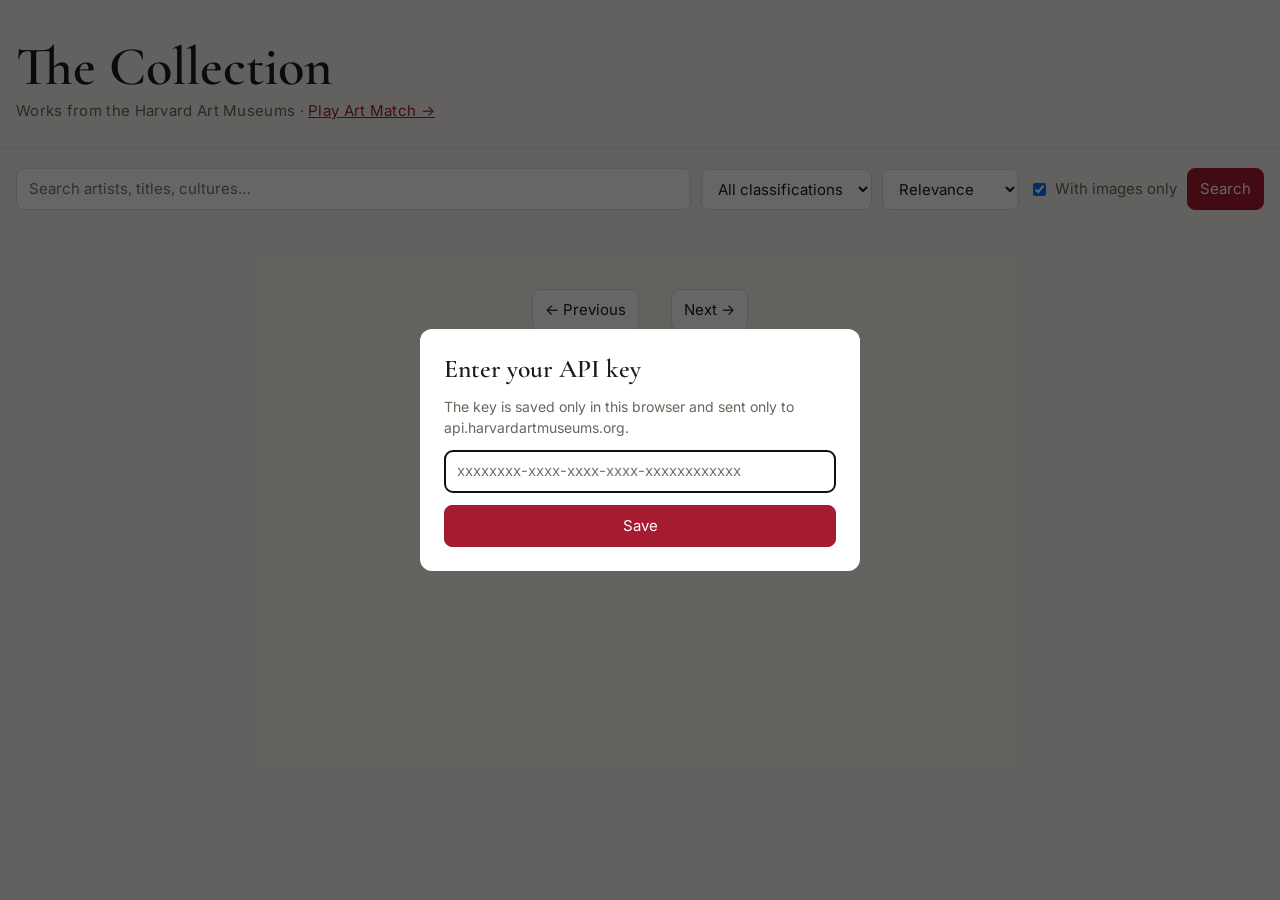
<file: index.html>
<!doctype html>
<html lang="en">
<head>
  <meta charset="utf-8">
  <meta name="viewport" content="width=device-width, initial-scale=1">
  <title>Harvard Art Museums Collection</title>
  <link rel="preconnect" href="https://fonts.googleapis.com">
  <link href="https://fonts.googleapis.com/css2?family=Cormorant+Garamond:wght@500;600&family=Inter:wght@400;500;600&display=swap" rel="stylesheet">
  <link rel="stylesheet" href="style.css">
</head>
<body>
  <header class="site-header">
    <div class="wrap">
      <h1>The Collection</h1>
      <p class="subtitle">Works from the Harvard Art Museums · <a href="game.html" style="color:var(--accent)">Play Art Match →</a></p>
    </div>
  </header>

  <section class="controls wrap">
    <form id="search-form">
      <input id="keyword" type="search" placeholder="Search artists, titles, cultures…" aria-label="Search">
      <select id="classification" aria-label="Classification">
        <option value="">All classifications</option>
      </select>
      <select id="sort" aria-label="Sort">
        <option value="rank">Relevance</option>
        <option value="totalpageviews:desc">Most viewed</option>
        <option value="datebegin:asc">Oldest first</option>
        <option value="datebegin:desc">Newest first</option>
        <option value="title:asc">Title A–Z</option>
        <option value="random">Random</option>
      </select>
      <label class="check"><input id="hasimage" type="checkbox" checked> With images only</label>
      <button type="submit">Search</button>
    </form>
    <p id="status" class="status" aria-live="polite"></p>
  </section>

  <main class="wrap">
    <div id="grid" class="grid"></div>
    <nav class="pager">
      <button id="prev" type="button">← Previous</button>
      <span id="page-info"></span>
      <button id="next" type="button">Next →</button>
    </nav>
  </main>

  <dialog id="detail">
    <button class="close" type="button" aria-label="Close">×</button>
    <div id="detail-body"></div>
  </dialog>

  <dialog id="key-dialog">
    <form method="dialog" id="key-form">
      <h2>Enter your API key</h2>
      <p>The key is saved only in this browser and sent only to api.harvardartmuseums.org.</p>
      <input id="key-input" type="text" autocomplete="off" required placeholder="xxxxxxxx-xxxx-xxxx-xxxx-xxxxxxxxxxxx">
      <button type="submit">Save</button>
    </form>
  </dialog>

  <script src="config.js"></script>
  <script src="app.js"></script>
</body>
</html>
</file>
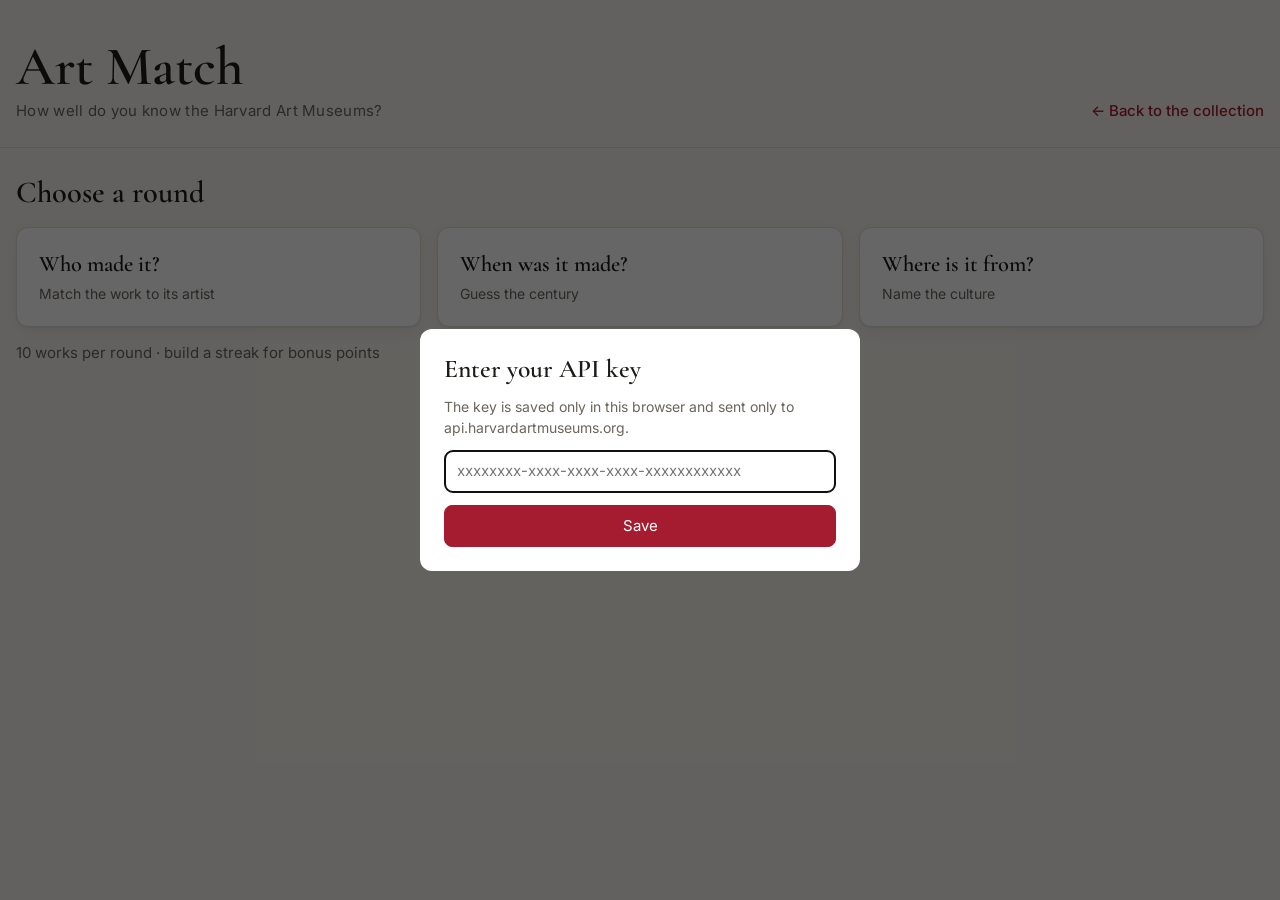
<file: game.html>
<!doctype html>
<html lang="en">
<head>
  <meta charset="utf-8">
  <meta name="viewport" content="width=device-width, initial-scale=1">
  <title>Art Match</title>
  <link rel="preconnect" href="https://fonts.googleapis.com">
  <link href="https://fonts.googleapis.com/css2?family=Cormorant+Garamond:wght@500;600&family=Inter:wght@400;500;600&display=swap" rel="stylesheet">
  <link rel="stylesheet" href="style.css">
  <link rel="stylesheet" href="game.css">
</head>
<body>
  <header class="site-header">
    <div class="wrap header-row">
      <div>
        <h1>Art Match</h1>
        <p class="subtitle">How well do you know the Harvard Art Museums?</p>
      </div>
      <a class="nav-link" href="index.html">← Back to the collection</a>
    </div>
  </header>

  <main class="wrap game">
    <section id="start" class="panel">
      <h2>Choose a round</h2>
      <div class="modes">
        <button class="mode" data-mode="artist"><strong>Who made it?</strong><span>Match the work to its artist</span></button>
        <button class="mode" data-mode="century"><strong>When was it made?</strong><span>Guess the century</span></button>
        <button class="mode" data-mode="culture"><strong>Where is it from?</strong><span>Name the culture</span></button>
      </div>
      <p class="hint">10 works per round · build a streak for bonus points</p>
    </section>

    <section id="play" class="panel" hidden>
      <div class="scorebar">
        <span id="round"></span>
        <span id="streak"></span>
        <span id="score"></span>
      </div>
      <div class="play-layout">
        <figure class="artwork">
          <div class="art-frame">
            <img id="art-img" alt="">
            <div id="art-masks" aria-hidden="true"></div>
          </div>
          <figcaption id="art-caption"></figcaption>
        </figure>
        <div class="question">
          <h2 id="prompt"></h2>
          <div id="choices" class="choices"></div>
          <p id="feedback" class="feedback" aria-live="polite"></p>
          <button id="next-btn" class="primary" type="button" hidden>Next work →</button>
        </div>
      </div>
    </section>

    <section id="end" class="panel" hidden>
      <h2 id="final-score"></h2>
      <p id="final-msg"></p>
      <div id="recap" class="recap"></div>
      <button id="again" class="primary" type="button">Play again</button>
    </section>

    <p id="status" class="status"></p>
  </main>

  <dialog id="key-dialog">
    <form method="dialog" id="key-form">
      <h2>Enter your API key</h2>
      <p>The key is saved only in this browser and sent only to api.harvardartmuseums.org.</p>
      <input id="key-input" type="text" autocomplete="off" required placeholder="xxxxxxxx-xxxx-xxxx-xxxx-xxxxxxxxxxxx">
      <button type="submit">Save</button>
    </form>
  </dialog>

  <script src="config.js"></script>
  <script src="game.js"></script>
</body>
</html>
</file>
<file: style.css>
:root {
  --bg: #f7f4ee;
  --surface: #ffffff;
  --text: #1d1b18;
  --muted: #6b655c;
  --line: #e2ddd3;
  --accent: #a51c30; /* Harvard crimson */
  --shadow: 0 1px 2px rgba(0,0,0,.06), 0 4px 16px rgba(0,0,0,.06);
}
@media (prefers-color-scheme: dark) {
  :root {
    --bg: #151412;
    --surface: #1f1d1a;
    --text: #ece8e1;
    --muted: #a39d93;
    --line: #34312c;
    --accent: #e0566a;
    --shadow: 0 1px 2px rgba(0,0,0,.4);
  }
}

* { box-sizing: border-box; }
body {
  margin: 0;
  background: var(--bg);
  color: var(--text);
  font: 15px/1.5 Inter, system-ui, sans-serif;
}
.wrap { max-width: 1280px; margin: 0 auto; padding: 0 16px; }

.site-header { border-bottom: 1px solid var(--line); padding: 40px 0 24px; }
.site-header h1 {
  font: 600 clamp(2.2rem, 5vw, 3.4rem)/1 "Cormorant Garamond", Georgia, serif;
  margin: 0;
}
.subtitle { color: var(--muted); margin: 6px 0 0; letter-spacing: .02em; }

.controls { padding-top: 20px; }
#search-form { display: flex; flex-wrap: wrap; gap: 10px; align-items: center; }
#search-form input[type=search] { flex: 1 1 260px; }
input, select, button {
  font: inherit; color: inherit;
  background: var(--surface);
  border: 1px solid var(--line);
  border-radius: 8px;
  padding: 9px 12px;
}
button { cursor: pointer; }
button[type=submit], #key-form button { background: var(--accent); color: #fff; border-color: var(--accent); }
button:disabled { opacity: .4; cursor: default; }
.check { display: flex; gap: 6px; align-items: center; color: var(--muted); }
.check input { padding: 0; }
.status { color: var(--muted); min-height: 1.5em; margin: 12px 0; }

.grid {
  display: grid;
  grid-template-columns: repeat(auto-fill, minmax(220px, 1fr));
  gap: 20px;
}
.card {
  background: var(--surface);
  border-radius: 10px;
  overflow: hidden;
  box-shadow: var(--shadow);
  cursor: pointer;
  display: flex; flex-direction: column;
  transition: transform .15s ease;
  border: 0; padding: 0; text-align: left;
}
.card:hover, .card:focus-visible { transform: translateY(-3px); }
.card .thumb {
  aspect-ratio: 1;
  background: var(--line);
  display: grid; place-items: center;
  color: var(--muted); font-size: 13px;
}
.card img { width: 100%; height: 100%; object-fit: cover; display: block; }
.card .meta { padding: 12px 14px 14px; }
.card h3 {
  font: 600 1.15rem/1.2 "Cormorant Garamond", Georgia, serif;
  margin: 0 0 4px;
  display: -webkit-box; -webkit-line-clamp: 2; -webkit-box-orient: vertical; overflow: hidden;
}
.card p { margin: 0; color: var(--muted); font-size: 13px; }

.pager { display: flex; justify-content: center; align-items: center; gap: 16px; padding: 32px 0 48px; }
#page-info { color: var(--muted); }

dialog {
  border: 0; border-radius: 12px; padding: 0;
  background: var(--surface); color: var(--text);
  max-width: min(1000px, calc(100vw - 32px));
  width: 100%;
}
dialog::backdrop { background: rgba(0,0,0,.6); }
#detail .close {
  position: absolute; top: 10px; right: 10px; z-index: 1;
  width: 36px; height: 36px; padding: 0; border-radius: 50%; font-size: 20px;
}
.detail-layout { display: grid; grid-template-columns: 1.2fr 1fr; }
.detail-layout .img { background: #000; display: grid; place-items: center; min-height: 300px; }
.detail-layout .img img { max-width: 100%; max-height: 80vh; display: block; }
.detail-layout .info { padding: 28px; overflow: auto; max-height: 80vh; }
.info h2 { font: 600 1.8rem/1.15 "Cormorant Garamond", Georgia, serif; margin: 0 0 6px; }
.info .artist { color: var(--accent); margin: 0 0 16px; }
.info dl { display: grid; grid-template-columns: auto 1fr; gap: 6px 14px; margin: 0 0 16px; font-size: 14px; }
.info dt { color: var(--muted); }
.info dd { margin: 0; }
.info a { color: var(--accent); }
@media (max-width: 720px) {
  .detail-layout { grid-template-columns: 1fr; }
  .detail-layout .info { max-height: none; }
}

#key-dialog { max-width: 440px; }
#key-form { padding: 24px; display: grid; gap: 12px; }
#key-form h2 { margin: 0; font: 600 1.6rem "Cormorant Garamond", Georgia, serif; }
#key-form p { margin: 0; color: var(--muted); font-size: 14px; }
</file>
<file: game.css>
.header-row { display: flex; justify-content: space-between; align-items: end; gap: 16px; flex-wrap: wrap; }
.nav-link { color: var(--accent); text-decoration: none; font-weight: 500; }

.game { padding-top: 28px; padding-bottom: 48px; }
.panel h2 { font: 600 1.9rem/1.15 "Cormorant Garamond", Georgia, serif; margin: 0 0 16px; }
.hint { color: var(--muted); }

.modes { display: grid; grid-template-columns: repeat(auto-fit, minmax(220px, 1fr)); gap: 16px; }
.mode {
  display: grid; gap: 6px; text-align: left;
  padding: 22px; border-radius: 12px; box-shadow: var(--shadow);
  transition: transform .15s ease, border-color .15s ease;
}
.mode:hover { transform: translateY(-3px); border-color: var(--accent); }
.mode strong { font: 600 1.4rem "Cormorant Garamond", Georgia, serif; }
.mode span { color: var(--muted); font-size: 14px; }

.scorebar {
  display: flex; justify-content: space-between; gap: 12px; flex-wrap: wrap;
  padding: 10px 14px; margin-bottom: 20px;
  background: var(--surface); border-radius: 10px; box-shadow: var(--shadow);
  font-weight: 500;
}
#streak { color: var(--accent); }

.play-layout { display: grid; grid-template-columns: 1.3fr 1fr; gap: 28px; align-items: start; }
@media (max-width: 760px) { .play-layout { grid-template-columns: 1fr; } }
.artwork { margin: 0; background: #000; border-radius: 12px; overflow: hidden; display: grid; place-items: center; min-height: 320px; }
.artwork img { max-width: 100%; max-height: 70vh; display: block; }
.art-frame { position: relative; display: inline-block; }
.art-frame.loading { visibility: hidden; }
#art-masks span {
  position: absolute;
  background: rgba(40, 36, 32, .85);
  backdrop-filter: blur(10px);
  -webkit-backdrop-filter: blur(10px);
  border-radius: 3px;
  transition: opacity .4s ease;
}
#art-masks.revealed span { opacity: 0; }
.artwork figcaption { color: #ddd; padding: 10px 14px; font-size: 14px; width: 100%; background: #111; }
.artwork figcaption:empty { display: none; }

.choices { display: grid; gap: 10px; }
.choice { text-align: left; padding: 14px 16px; font-weight: 500; transition: background .15s ease; }
.choice:not(:disabled):hover { border-color: var(--accent); }
.choice.correct { background: #2e7d4f; border-color: #2e7d4f; color: #fff; opacity: 1; }
.choice.wrong { background: var(--accent); border-color: var(--accent); color: #fff; opacity: 1; }
.feedback { min-height: 1.5em; font-weight: 500; }
.primary { background: var(--accent); color: #fff; border-color: var(--accent); padding: 11px 18px; }

.recap { display: grid; grid-template-columns: repeat(auto-fill, minmax(120px, 1fr)); gap: 10px; margin: 20px 0; }
.recap a { position: relative; display: block; aspect-ratio: 1; border-radius: 8px; overflow: hidden; }
.recap img { width: 100%; height: 100%; object-fit: cover; }
.recap .mark {
  position: absolute; top: 6px; right: 6px; width: 24px; height: 24px; border-radius: 50%;
  display: grid; place-items: center; color: #fff; font-size: 13px; font-weight: 600;
}
.recap .ok { background: #2e7d4f; }
.recap .no { background: var(--accent); }
</file>
